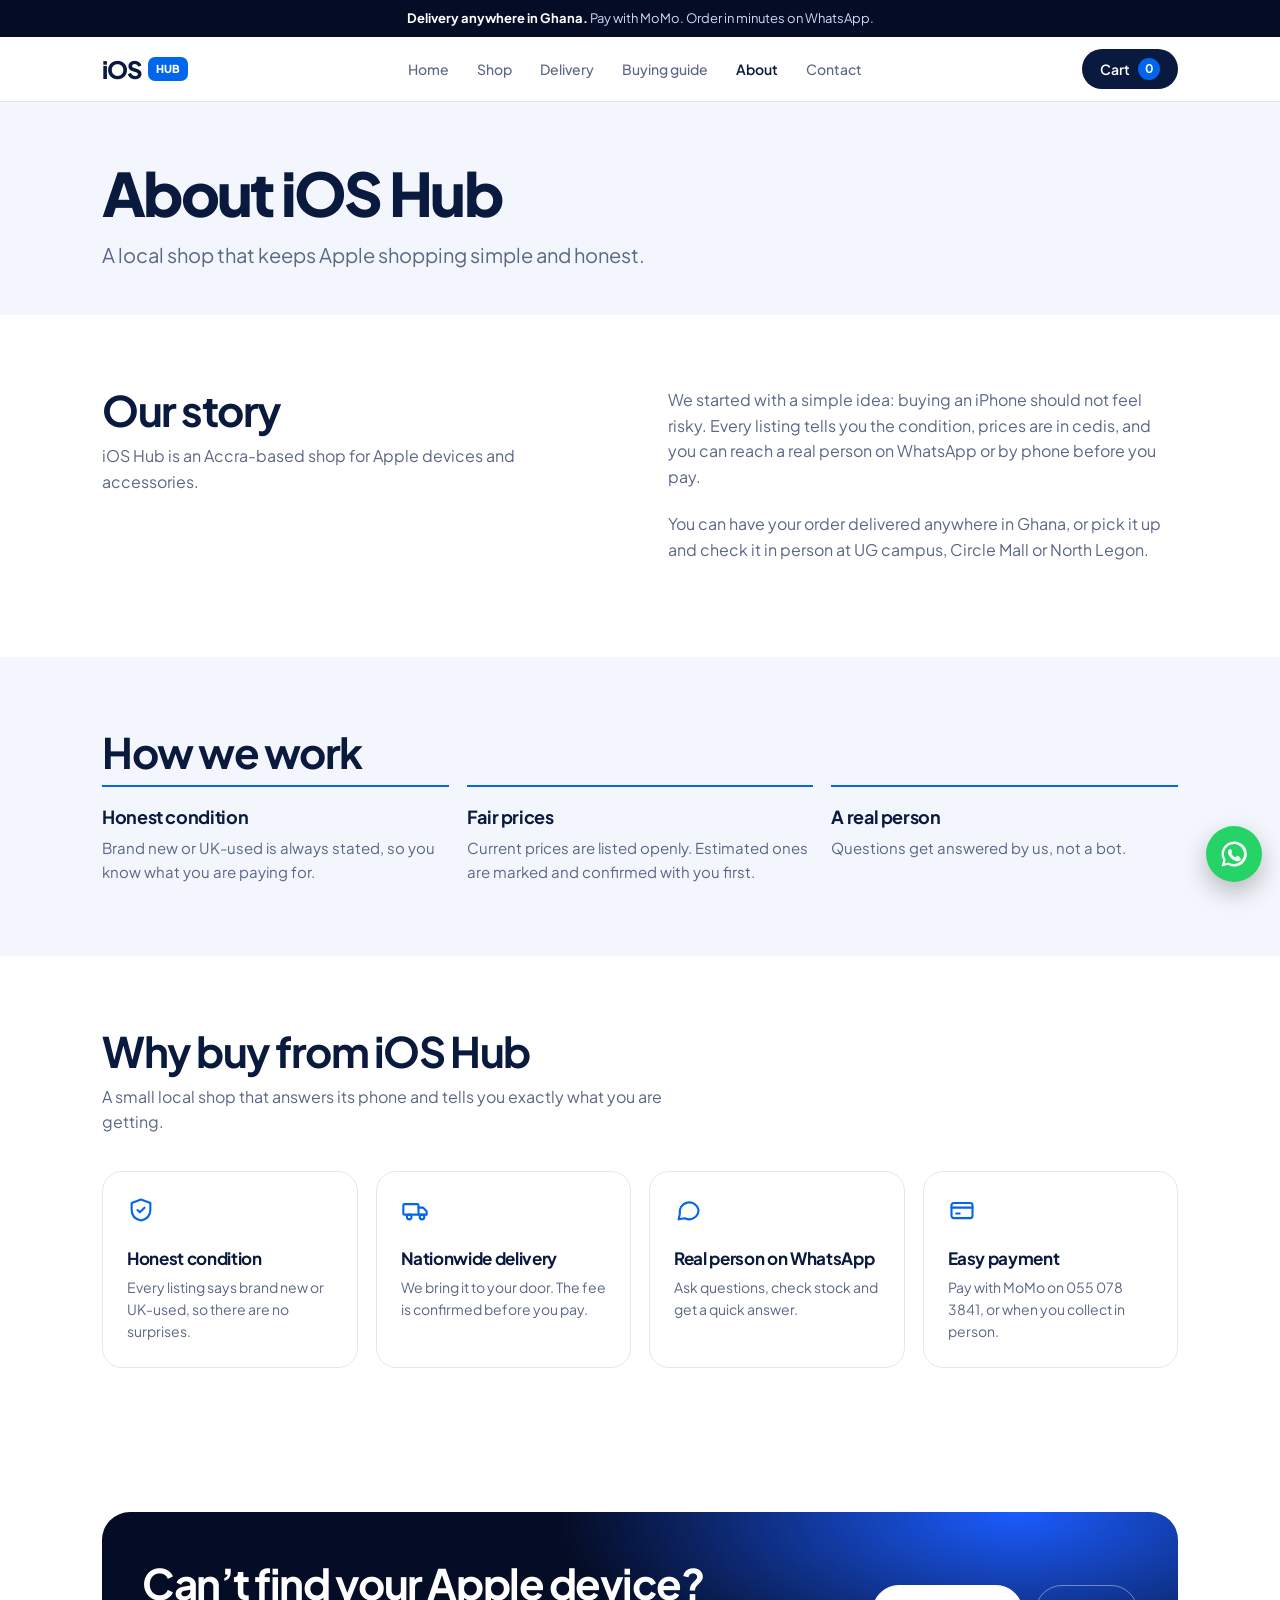
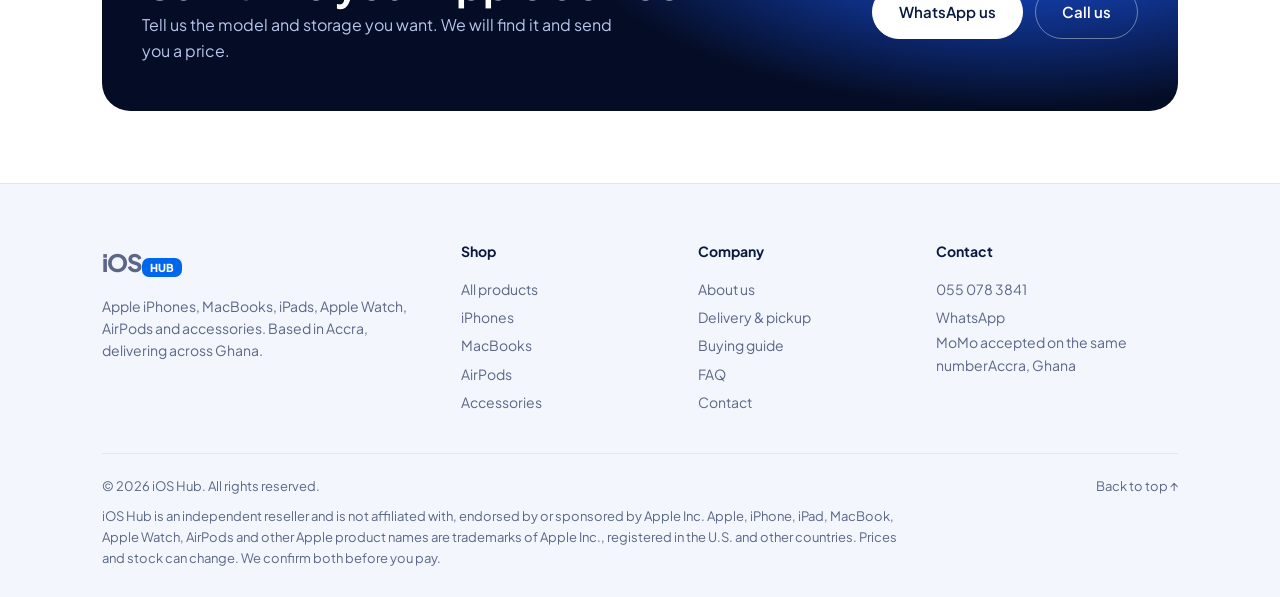
<file: about.html>
<!DOCTYPE html>
<html lang="en"><head><meta charset="utf-8"><meta name="viewport" content="width=device-width, initial-scale=1, viewport-fit=cover">
<title>About | iOS Hub</title>
<meta name="description" content="iOS Hub is an Accra-based shop for Apple devices and accessories, with delivery across Ghana."><meta property="og:title" content="About | iOS Hub"><meta property="og:description" content="iOS Hub is an Accra-based shop for Apple devices and accessories, with delivery across Ghana."><meta name="theme-color" content="#050d26">
<link rel="icon" href="data:image/svg+xml,%3Csvg xmlns=%27http://www.w3.org/2000/svg%27 viewBox=%270 0 64 64%27%3E%3Crect width=%2764%27 height=%2764%27 rx=%2714%27 fill=%27%230066eb%27/%3E%3Ctext x=%2732%27 y=%2742%27 font-size=%2726%27 font-weight=%27800%27 text-anchor=%27middle%27 fill=%27white%27 font-family=%27Arial%27%3EiH%3C/text%3E%3C/svg%3E">
<link rel="preconnect" href="https://fonts.googleapis.com">
<link href="https://fonts.googleapis.com/css2?family=Plus+Jakarta+Sans:wght@400;500;600;800&display=swap" rel="stylesheet">
<link rel="stylesheet" href="styles.css">
</head>
<body>
<div class="ann"><b>Delivery anywhere in Ghana.</b> Pay with MoMo. Order in minutes on WhatsApp.</div>
<header><div class="wrap bar"><a class="logo" href="index.html" aria-label="iOS Hub home">iOS<i>HUB</i></a><nav id="nav" aria-label="Main"><a href="index.html">Home</a><a href="shop.html">Shop</a><a href="delivery.html">Delivery</a><a href="guide.html">Buying guide</a><a href="about.html" aria-current="page">About</a><a href="contact.html">Contact</a></nav>
<div class="hdr-r"><button class="cartbtn" id="open" aria-label="Open cart">Cart <b id="count">0</b></button><button class="menu" id="menu" aria-label="Menu" aria-expanded="false"><svg viewBox="0 0 24 24"><path d="M4 7h16M4 12h16M4 17h16"/></svg></button></div></div></header>
<main id="top">
<section class="soft phead"><div class="wrap"><h1>About iOS Hub</h1><p class="lead">A local shop that keeps Apple shopping simple and honest.</p></div></section>
<section><div class="wrap two"><div><h2>Our story</h2><p class="sub">iOS Hub is an Accra-based shop for Apple devices and accessories.</p></div>
<div><p>We started with a simple idea: buying an iPhone should not feel risky. Every listing tells you the condition, prices are in cedis, and you can reach a real person on WhatsApp or by phone before you pay.</p><p>You can have your order delivered anywhere in Ghana, or pick it up and check it in person at UG campus, Circle Mall or North Legon.</p></div></div></section>
<section class="soft"><div class="wrap"><h2>How we work</h2><div class="vals"><div><b>Honest condition</b><p>Brand new or UK-used is always stated, so you know what you are paying for.</p></div><div><b>Fair prices</b><p>Current prices are listed openly. Estimated ones are marked and confirmed with you first.</p></div><div><b>A real person</b><p>Questions get answered by us, not a bot.</p></div></div></div></section>
<section id="why"><div class="wrap">
<h2>Why buy from iOS Hub</h2>
<p class="sub">A small local shop that answers its phone and tells you exactly what you are getting.</p>
<div class="why">
<div><svg viewBox="0 0 24 24"><path d="M12 3l8 3v6c0 5-3.5 8-8 9-4.5-1-8-4-8-9V6z"/><path d="M9 12l2 2 4-4"/></svg><b>Honest condition</b><p>Every listing says brand new or UK-used, so there are no surprises.</p></div>
<div><svg viewBox="0 0 24 24"><rect x="2" y="7" width="13" height="9" rx="1"/><path d="M15 10h4l3 3v3h-7"/><circle cx="7" cy="18" r="2"/><circle cx="18" cy="18" r="2"/></svg><b>Nationwide delivery</b><p>We bring it to your door. The fee is confirmed before you pay.</p></div>
<div><svg viewBox="0 0 24 24"><path d="M21 12a8 8 0 0 1-11.6 7.1L4 20l1-4.6A8 8 0 1 1 21 12z"/></svg><b>Real person on WhatsApp</b><p>Ask questions, check stock and get a quick answer.</p></div>
<div><svg viewBox="0 0 24 24"><rect x="3" y="6" width="18" height="13" rx="2"/><path d="M3 10h18M7 15h3"/></svg><b>Easy payment</b><p>Pay with MoMo on 055 078 3841, or when you collect in person.</p></div>
</div></div></section>

<section><div class="wrap"><div class="cta"><div><h2>Can’t find your Apple device?</h2><p>Tell us the model and storage you want. We will find it and send you a price.</p></div><div class="row"><a class="btn main" id="wa-cta" href="#">WhatsApp us</a><a class="btn" href="tel:+233550783841">Call us</a></div></div></div></section>

</main>
<footer><div class="wrap"><div class="fgrid">
<div><a class="logo" href="index.html" aria-label="iOS Hub home">iOS<i>HUB</i></a><p>Apple iPhones, MacBooks, iPads, Apple Watch, AirPods and accessories. Based in Accra, delivering across Ghana.</p></div>
<div><h4>Shop</h4><a href="shop.html">All products</a><a href="shop.html?c=iPhones">iPhones</a><a href="shop.html?c=MacBooks">MacBooks</a><a href="shop.html?c=AirPods">AirPods</a><a href="shop.html?c=Accessories">Accessories</a></div>
<div><h4>Company</h4><a href="about.html">About us</a><a href="delivery.html">Delivery &amp; pickup</a><a href="guide.html">Buying guide</a><a href="delivery.html#faq">FAQ</a><a href="contact.html">Contact</a></div>
<div><h4>Contact</h4><a href="tel:+233550783841">055 078 3841</a><a id="wa-foot" href="#">WhatsApp</a><span>MoMo accepted on the same number</span><span>Accra, Ghana</span></div>
</div><div class="legal"><div class="l1"><span>© <span id="yr">2026</span> iOS Hub. All rights reserved.</span><a href="#top">Back to top ↑</a></div>
<p>iOS Hub is an independent reseller and is not affiliated with, endorsed by or sponsored by Apple Inc. Apple, iPhone, iPad, MacBook, Apple Watch, AirPods and other Apple product names are trademarks of Apple Inc., registered in the U.S. and other countries. Prices and stock can change. We confirm both before you pay.</p></div></div></footer>
<a class="fab" id="fab" aria-label="Chat on WhatsApp"><svg viewBox="0 0 24 24"><path d="M12 2a10 10 0 0 0-8.6 15L2 22l5.2-1.4A10 10 0 1 0 12 2zm0 18a8 8 0 0 1-4.1-1.1l-.3-.2-3 .8.8-2.9-.2-.3A8 8 0 1 1 12 20zm4.4-5.8c-.2-.1-1.4-.7-1.6-.8s-.4-.1-.5.1l-.7.9c-.1.2-.3.2-.5.1a6.5 6.5 0 0 1-3.2-2.8c-.2-.4.2-.4.6-1.2.1-.2 0-.3 0-.4l-.7-1.6c-.2-.4-.4-.4-.5-.4h-.5a1 1 0 0 0-.7.3 3 3 0 0 0-.9 2.2c0 1.3.9 2.6 1 2.7s1.8 2.8 4.4 3.9c1.6.7 2.3.7 3.1.6.5-.1 1.4-.6 1.6-1.2s.2-1.1.1-1.2-.2-.2-.5-.3z"/></svg></a>
<div class="drawer" id="drawer"><div class="shade" id="shade"></div>
<aside class="panel" role="dialog" aria-label="Your cart">
<div class="ph"><h3>Your cart</h3><button class="x" id="close" aria-label="Close cart">×</button></div>
<div class="items" id="items"></div>
<div class="tot"><span>Total</span><span id="total">GH₵0</span></div>
<div class="fields"><input id="cn" placeholder="Your name" autocomplete="name"><input id="cp" type="tel" placeholder="Phone number" autocomplete="tel"><input id="cl" placeholder="Delivery location (area, landmark)" autocomplete="street-address"></div>
<p class="note">Delivery is not included. We confirm the delivery fee with you by call or WhatsApp.</p>
<button class="btn main" id="place">Place order on website</button>
<button class="btn" id="send">Order on WhatsApp instead</button>
</aside></div>

<script src="app.js"></script>
</body></html>
</file>
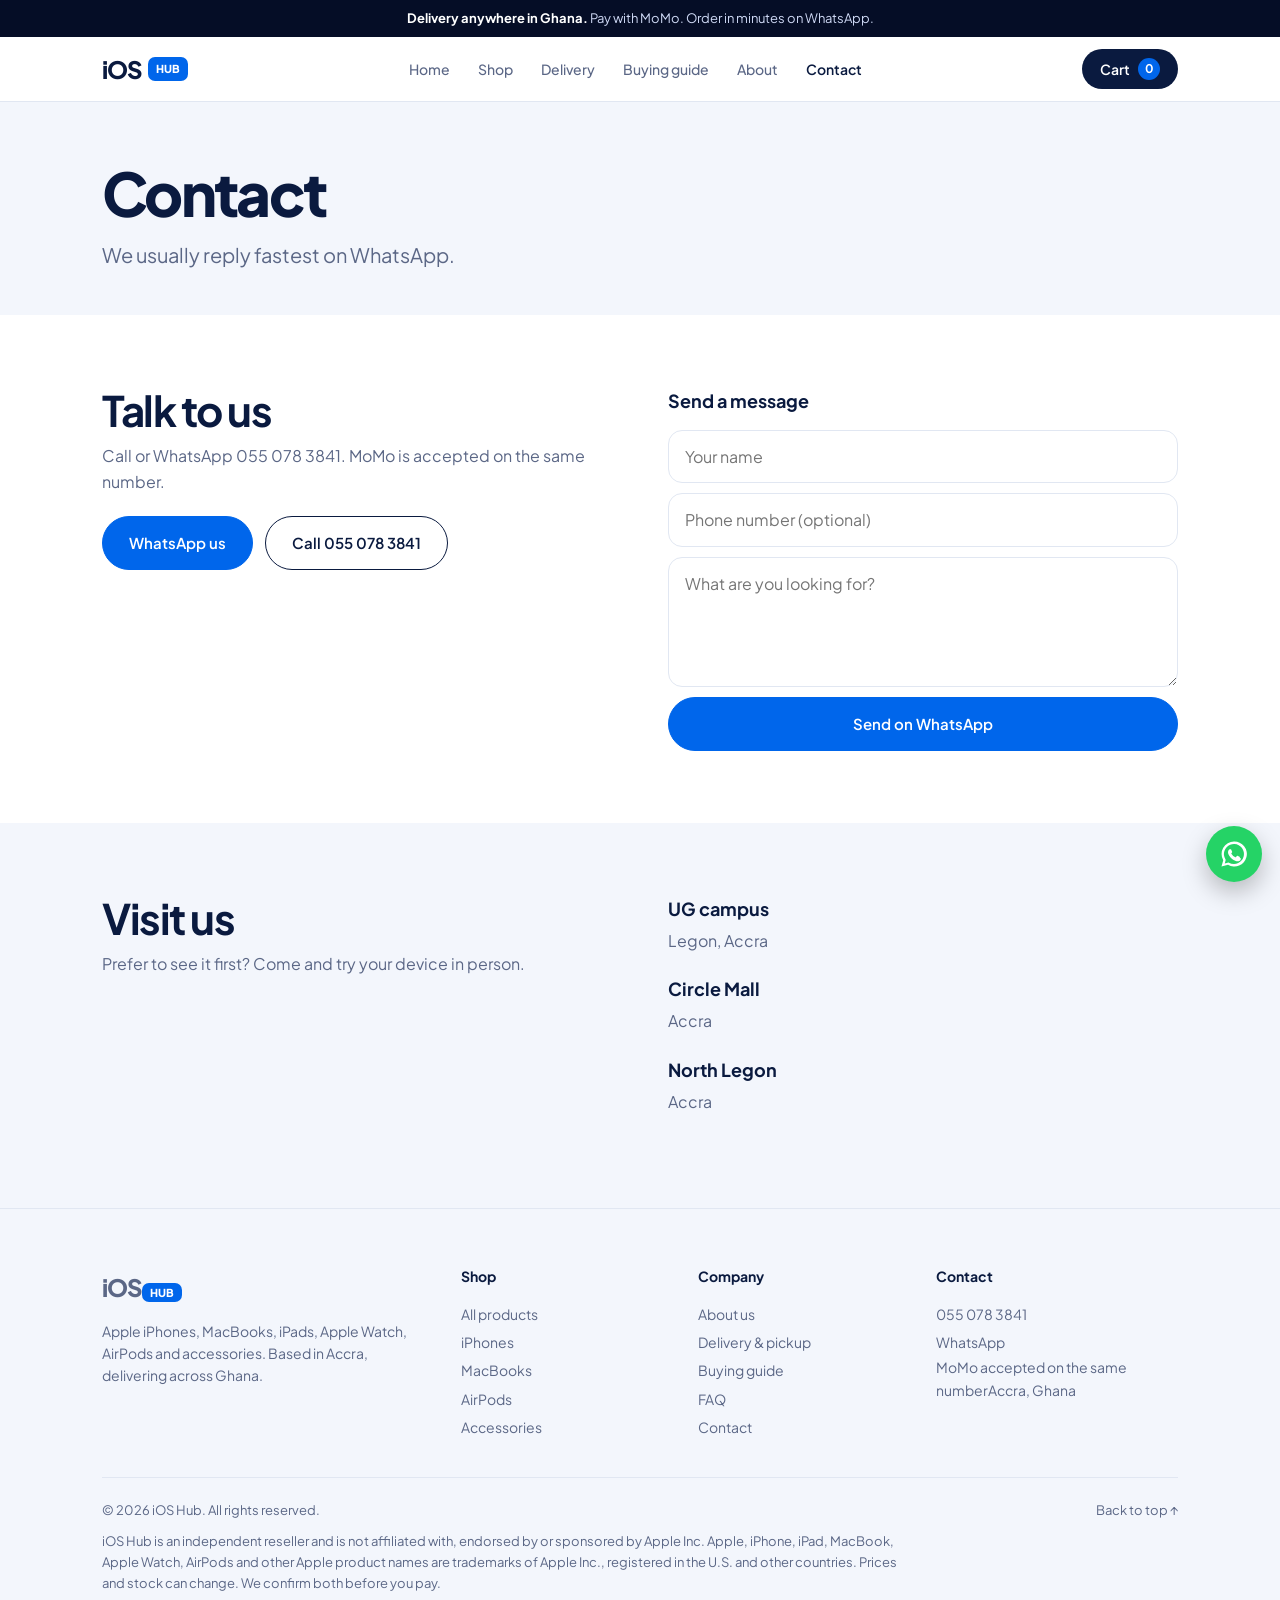
<file: contact.html>
<!DOCTYPE html>
<html lang="en"><head><meta charset="utf-8"><meta name="viewport" content="width=device-width, initial-scale=1, viewport-fit=cover">
<title>Contact | iOS Hub</title>
<meta name="description" content="Call or WhatsApp iOS Hub, or visit us at UG campus, Circle Mall or North Legon."><meta property="og:title" content="Contact | iOS Hub"><meta property="og:description" content="Call or WhatsApp iOS Hub, or visit us at UG campus, Circle Mall or North Legon."><meta name="theme-color" content="#050d26">
<link rel="icon" href="data:image/svg+xml,%3Csvg xmlns=%27http://www.w3.org/2000/svg%27 viewBox=%270 0 64 64%27%3E%3Crect width=%2764%27 height=%2764%27 rx=%2714%27 fill=%27%230066eb%27/%3E%3Ctext x=%2732%27 y=%2742%27 font-size=%2726%27 font-weight=%27800%27 text-anchor=%27middle%27 fill=%27white%27 font-family=%27Arial%27%3EiH%3C/text%3E%3C/svg%3E">
<link rel="preconnect" href="https://fonts.googleapis.com">
<link href="https://fonts.googleapis.com/css2?family=Plus+Jakarta+Sans:wght@400;500;600;800&display=swap" rel="stylesheet">
<link rel="stylesheet" href="styles.css">
</head>
<body>
<div class="ann"><b>Delivery anywhere in Ghana.</b> Pay with MoMo. Order in minutes on WhatsApp.</div>
<header><div class="wrap bar"><a class="logo" href="index.html" aria-label="iOS Hub home">iOS<i>HUB</i></a><nav id="nav" aria-label="Main"><a href="index.html">Home</a><a href="shop.html">Shop</a><a href="delivery.html">Delivery</a><a href="guide.html">Buying guide</a><a href="about.html">About</a><a href="contact.html" aria-current="page">Contact</a></nav>
<div class="hdr-r"><button class="cartbtn" id="open" aria-label="Open cart">Cart <b id="count">0</b></button><button class="menu" id="menu" aria-label="Menu" aria-expanded="false"><svg viewBox="0 0 24 24"><path d="M4 7h16M4 12h16M4 17h16"/></svg></button></div></div></header>
<main id="top">
<section class="soft phead"><div class="wrap"><h1>Contact</h1><p class="lead">We usually reply fastest on WhatsApp.</p></div></section>
<section><div class="wrap two"><div><h2>Talk to us</h2><p class="sub">Call or WhatsApp 055 078 3841. MoMo is accepted on the same number.</p><div class="row"><a class="btn main" id="wa-contact" href="#">WhatsApp us</a><a class="btn" href="tel:+233550783841">Call 055 078 3841</a></div></div>
<form class="cform" id="cf"><h3>Send a message</h3><input name="n" placeholder="Your name" autocomplete="name" required><input name="p" type="tel" placeholder="Phone number (optional)" autocomplete="tel"><textarea name="m" placeholder="What are you looking for?" required></textarea><button class="btn main" type="submit">Send on WhatsApp</button></form></div></section>
<section class="soft" id="visit"><div class="wrap two">
<div><h2>Visit us</h2><p class="sub">Prefer to see it first? Come and try your device in person.</p></div>
<div><h3>UG campus</h3><p>Legon, Accra</p><h3>Circle Mall</h3><p>Accra</p><h3>North Legon</h3><p>Accra</p></div>
</div></section>

</main>
<footer><div class="wrap"><div class="fgrid">
<div><a class="logo" href="index.html" aria-label="iOS Hub home">iOS<i>HUB</i></a><p>Apple iPhones, MacBooks, iPads, Apple Watch, AirPods and accessories. Based in Accra, delivering across Ghana.</p></div>
<div><h4>Shop</h4><a href="shop.html">All products</a><a href="shop.html?c=iPhones">iPhones</a><a href="shop.html?c=MacBooks">MacBooks</a><a href="shop.html?c=AirPods">AirPods</a><a href="shop.html?c=Accessories">Accessories</a></div>
<div><h4>Company</h4><a href="about.html">About us</a><a href="delivery.html">Delivery &amp; pickup</a><a href="guide.html">Buying guide</a><a href="delivery.html#faq">FAQ</a><a href="contact.html">Contact</a></div>
<div><h4>Contact</h4><a href="tel:+233550783841">055 078 3841</a><a id="wa-foot" href="#">WhatsApp</a><span>MoMo accepted on the same number</span><span>Accra, Ghana</span></div>
</div><div class="legal"><div class="l1"><span>© <span id="yr">2026</span> iOS Hub. All rights reserved.</span><a href="#top">Back to top ↑</a></div>
<p>iOS Hub is an independent reseller and is not affiliated with, endorsed by or sponsored by Apple Inc. Apple, iPhone, iPad, MacBook, Apple Watch, AirPods and other Apple product names are trademarks of Apple Inc., registered in the U.S. and other countries. Prices and stock can change. We confirm both before you pay.</p></div></div></footer>
<a class="fab" id="fab" aria-label="Chat on WhatsApp"><svg viewBox="0 0 24 24"><path d="M12 2a10 10 0 0 0-8.6 15L2 22l5.2-1.4A10 10 0 1 0 12 2zm0 18a8 8 0 0 1-4.1-1.1l-.3-.2-3 .8.8-2.9-.2-.3A8 8 0 1 1 12 20zm4.4-5.8c-.2-.1-1.4-.7-1.6-.8s-.4-.1-.5.1l-.7.9c-.1.2-.3.2-.5.1a6.5 6.5 0 0 1-3.2-2.8c-.2-.4.2-.4.6-1.2.1-.2 0-.3 0-.4l-.7-1.6c-.2-.4-.4-.4-.5-.4h-.5a1 1 0 0 0-.7.3 3 3 0 0 0-.9 2.2c0 1.3.9 2.6 1 2.7s1.8 2.8 4.4 3.9c1.6.7 2.3.7 3.1.6.5-.1 1.4-.6 1.6-1.2s.2-1.1.1-1.2-.2-.2-.5-.3z"/></svg></a>
<div class="drawer" id="drawer"><div class="shade" id="shade"></div>
<aside class="panel" role="dialog" aria-label="Your cart">
<div class="ph"><h3>Your cart</h3><button class="x" id="close" aria-label="Close cart">×</button></div>
<div class="items" id="items"></div>
<div class="tot"><span>Total</span><span id="total">GH₵0</span></div>
<div class="fields"><input id="cn" placeholder="Your name" autocomplete="name"><input id="cp" type="tel" placeholder="Phone number" autocomplete="tel"><input id="cl" placeholder="Delivery location (area, landmark)" autocomplete="street-address"></div>
<p class="note">Delivery is not included. We confirm the delivery fee with you by call or WhatsApp.</p>
<button class="btn main" id="place">Place order on website</button>
<button class="btn" id="send">Order on WhatsApp instead</button>
</aside></div>

<script src="app.js"></script>
</body></html>
</file>
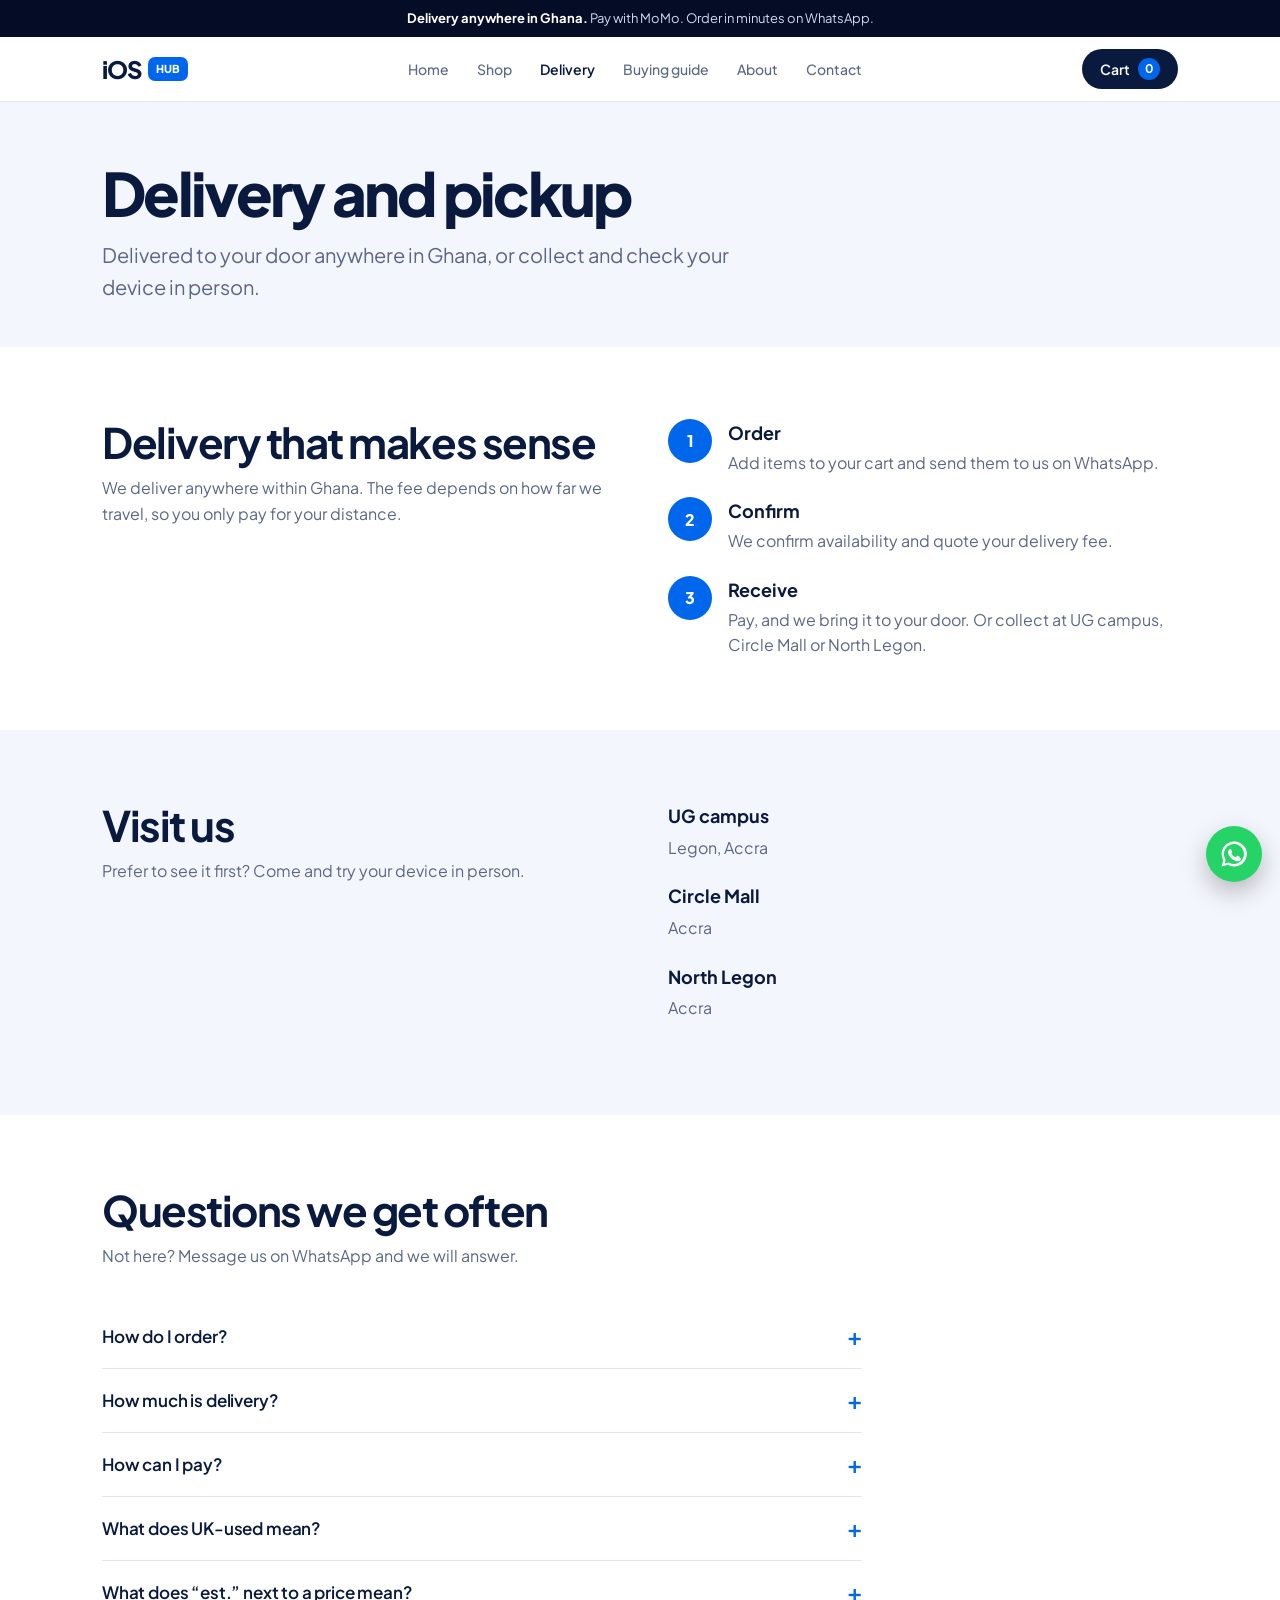
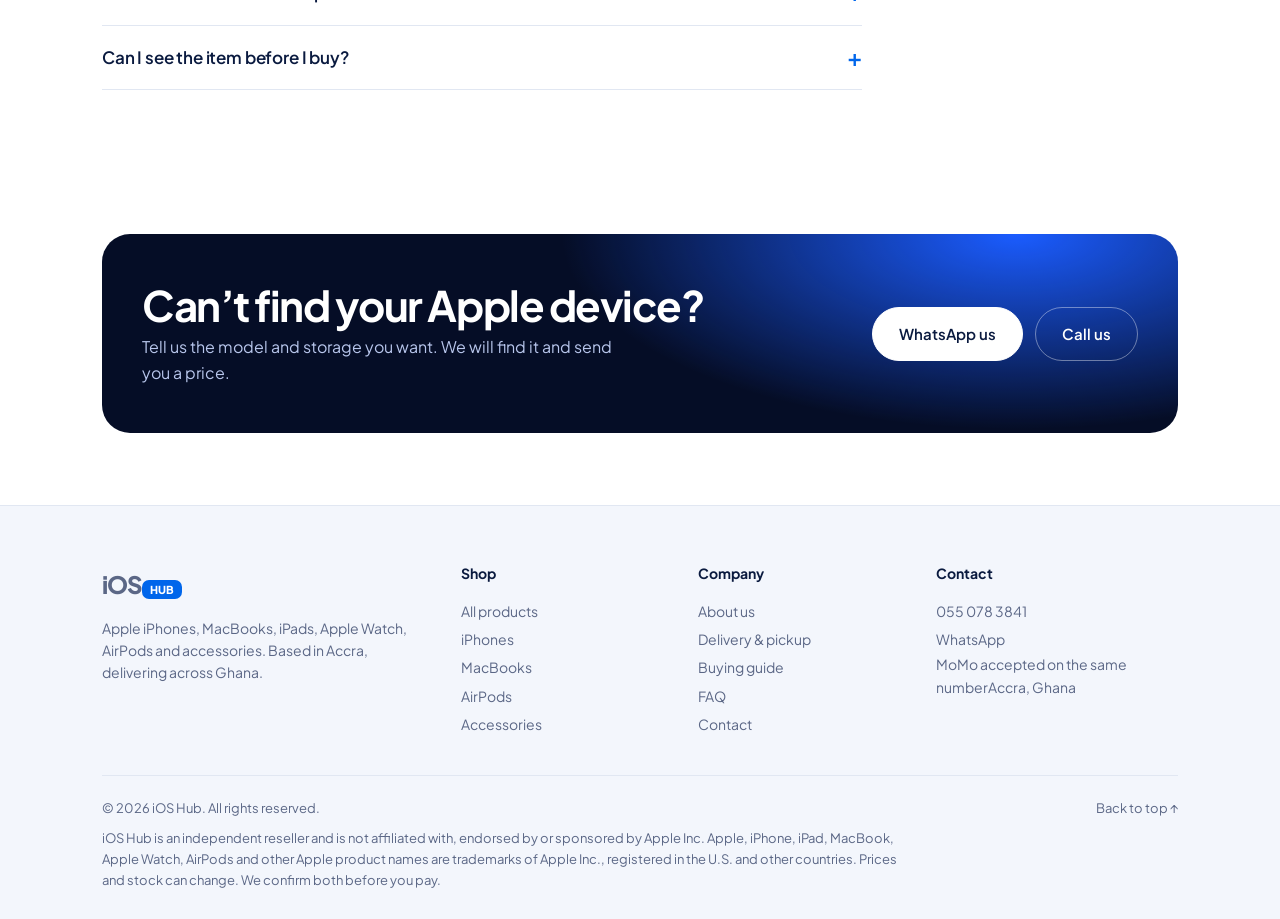
<file: delivery.html>
<!DOCTYPE html>
<html lang="en"><head><meta charset="utf-8"><meta name="viewport" content="width=device-width, initial-scale=1, viewport-fit=cover">
<title>Delivery and pickup | iOS Hub</title>
<meta name="description" content="Delivery anywhere in Ghana, or pick up at UG campus, Circle Mall or North Legon."><meta property="og:title" content="Delivery and pickup | iOS Hub"><meta property="og:description" content="Delivery anywhere in Ghana, or pick up at UG campus, Circle Mall or North Legon."><meta name="theme-color" content="#050d26">
<link rel="icon" href="data:image/svg+xml,%3Csvg xmlns=%27http://www.w3.org/2000/svg%27 viewBox=%270 0 64 64%27%3E%3Crect width=%2764%27 height=%2764%27 rx=%2714%27 fill=%27%230066eb%27/%3E%3Ctext x=%2732%27 y=%2742%27 font-size=%2726%27 font-weight=%27800%27 text-anchor=%27middle%27 fill=%27white%27 font-family=%27Arial%27%3EiH%3C/text%3E%3C/svg%3E">
<link rel="preconnect" href="https://fonts.googleapis.com">
<link href="https://fonts.googleapis.com/css2?family=Plus+Jakarta+Sans:wght@400;500;600;800&display=swap" rel="stylesheet">
<link rel="stylesheet" href="styles.css">
</head>
<body>
<div class="ann"><b>Delivery anywhere in Ghana.</b> Pay with MoMo. Order in minutes on WhatsApp.</div>
<header><div class="wrap bar"><a class="logo" href="index.html" aria-label="iOS Hub home">iOS<i>HUB</i></a><nav id="nav" aria-label="Main"><a href="index.html">Home</a><a href="shop.html">Shop</a><a href="delivery.html" aria-current="page">Delivery</a><a href="guide.html">Buying guide</a><a href="about.html">About</a><a href="contact.html">Contact</a></nav>
<div class="hdr-r"><button class="cartbtn" id="open" aria-label="Open cart">Cart <b id="count">0</b></button><button class="menu" id="menu" aria-label="Menu" aria-expanded="false"><svg viewBox="0 0 24 24"><path d="M4 7h16M4 12h16M4 17h16"/></svg></button></div></div></header>
<main id="top">
<section class="soft phead"><div class="wrap"><h1>Delivery and pickup</h1><p class="lead">Delivered to your door anywhere in Ghana, or collect and check your device in person.</p></div></section>
<section id="delivery"><div class="wrap two">
<div><h2>Delivery that makes sense</h2><p class="sub">We deliver anywhere within Ghana. The fee depends on how far we travel, so you only pay for your distance.</p></div>
<div class="steps"><div><span><h3>Order</h3><p>Add items to your cart and send them to us on WhatsApp.</p></span></div><div><span><h3>Confirm</h3><p>We confirm availability and quote your delivery fee.</p></span></div><div><span><h3>Receive</h3><p>Pay, and we bring it to your door. Or collect at UG campus, Circle Mall or North Legon.</p></span></div></div>
</div></section>

<section class="soft" id="visit"><div class="wrap two">
<div><h2>Visit us</h2><p class="sub">Prefer to see it first? Come and try your device in person.</p></div>
<div><h3>UG campus</h3><p>Legon, Accra</p><h3>Circle Mall</h3><p>Accra</p><h3>North Legon</h3><p>Accra</p></div>
</div></section>

<section id="faq"><div class="wrap">
<h2>Questions we get often</h2>
<p class="sub">Not here? Message us on WhatsApp and we will answer.</p>
<div class="faq">
<details><summary>How do I order?</summary><p>Add items to your cart, then place the order on the website or send it on WhatsApp. We call or message you to confirm stock and delivery before you pay.</p></details>
<details><summary>How much is delivery?</summary><p>It depends on the distance. We tell you the exact fee before you pay, and it is never added without your agreement.</p></details>
<details><summary>How can I pay?</summary><p>MoMo on 055 078 3841, or pay when you collect at one of our pickup points. We confirm payment details with you when you order.</p></details>
<details><summary>What does UK-used mean?</summary><p>The device was used before and imported from the UK. Brand new items are sealed and unused. Each listing shows which one it is.</p></details>
<details><summary>What does “est.” next to a price mean?</summary><p>It is an estimated market price. We confirm the final price with you before you order.</p></details>
<details><summary>Can I see the item before I buy?</summary><p>Yes. Choose pickup at UG campus, Circle Mall or North Legon and check your device in person.</p></details>
</div></div></section>

<section><div class="wrap"><div class="cta"><div><h2>Can’t find your Apple device?</h2><p>Tell us the model and storage you want. We will find it and send you a price.</p></div><div class="row"><a class="btn main" id="wa-cta" href="#">WhatsApp us</a><a class="btn" href="tel:+233550783841">Call us</a></div></div></div></section>

</main>
<footer><div class="wrap"><div class="fgrid">
<div><a class="logo" href="index.html" aria-label="iOS Hub home">iOS<i>HUB</i></a><p>Apple iPhones, MacBooks, iPads, Apple Watch, AirPods and accessories. Based in Accra, delivering across Ghana.</p></div>
<div><h4>Shop</h4><a href="shop.html">All products</a><a href="shop.html?c=iPhones">iPhones</a><a href="shop.html?c=MacBooks">MacBooks</a><a href="shop.html?c=AirPods">AirPods</a><a href="shop.html?c=Accessories">Accessories</a></div>
<div><h4>Company</h4><a href="about.html">About us</a><a href="delivery.html">Delivery &amp; pickup</a><a href="guide.html">Buying guide</a><a href="delivery.html#faq">FAQ</a><a href="contact.html">Contact</a></div>
<div><h4>Contact</h4><a href="tel:+233550783841">055 078 3841</a><a id="wa-foot" href="#">WhatsApp</a><span>MoMo accepted on the same number</span><span>Accra, Ghana</span></div>
</div><div class="legal"><div class="l1"><span>© <span id="yr">2026</span> iOS Hub. All rights reserved.</span><a href="#top">Back to top ↑</a></div>
<p>iOS Hub is an independent reseller and is not affiliated with, endorsed by or sponsored by Apple Inc. Apple, iPhone, iPad, MacBook, Apple Watch, AirPods and other Apple product names are trademarks of Apple Inc., registered in the U.S. and other countries. Prices and stock can change. We confirm both before you pay.</p></div></div></footer>
<a class="fab" id="fab" aria-label="Chat on WhatsApp"><svg viewBox="0 0 24 24"><path d="M12 2a10 10 0 0 0-8.6 15L2 22l5.2-1.4A10 10 0 1 0 12 2zm0 18a8 8 0 0 1-4.1-1.1l-.3-.2-3 .8.8-2.9-.2-.3A8 8 0 1 1 12 20zm4.4-5.8c-.2-.1-1.4-.7-1.6-.8s-.4-.1-.5.1l-.7.9c-.1.2-.3.2-.5.1a6.5 6.5 0 0 1-3.2-2.8c-.2-.4.2-.4.6-1.2.1-.2 0-.3 0-.4l-.7-1.6c-.2-.4-.4-.4-.5-.4h-.5a1 1 0 0 0-.7.3 3 3 0 0 0-.9 2.2c0 1.3.9 2.6 1 2.7s1.8 2.8 4.4 3.9c1.6.7 2.3.7 3.1.6.5-.1 1.4-.6 1.6-1.2s.2-1.1.1-1.2-.2-.2-.5-.3z"/></svg></a>
<div class="drawer" id="drawer"><div class="shade" id="shade"></div>
<aside class="panel" role="dialog" aria-label="Your cart">
<div class="ph"><h3>Your cart</h3><button class="x" id="close" aria-label="Close cart">×</button></div>
<div class="items" id="items"></div>
<div class="tot"><span>Total</span><span id="total">GH₵0</span></div>
<div class="fields"><input id="cn" placeholder="Your name" autocomplete="name"><input id="cp" type="tel" placeholder="Phone number" autocomplete="tel"><input id="cl" placeholder="Delivery location (area, landmark)" autocomplete="street-address"></div>
<p class="note">Delivery is not included. We confirm the delivery fee with you by call or WhatsApp.</p>
<button class="btn main" id="place">Place order on website</button>
<button class="btn" id="send">Order on WhatsApp instead</button>
</aside></div>

<script src="app.js"></script>
</body></html>
</file>
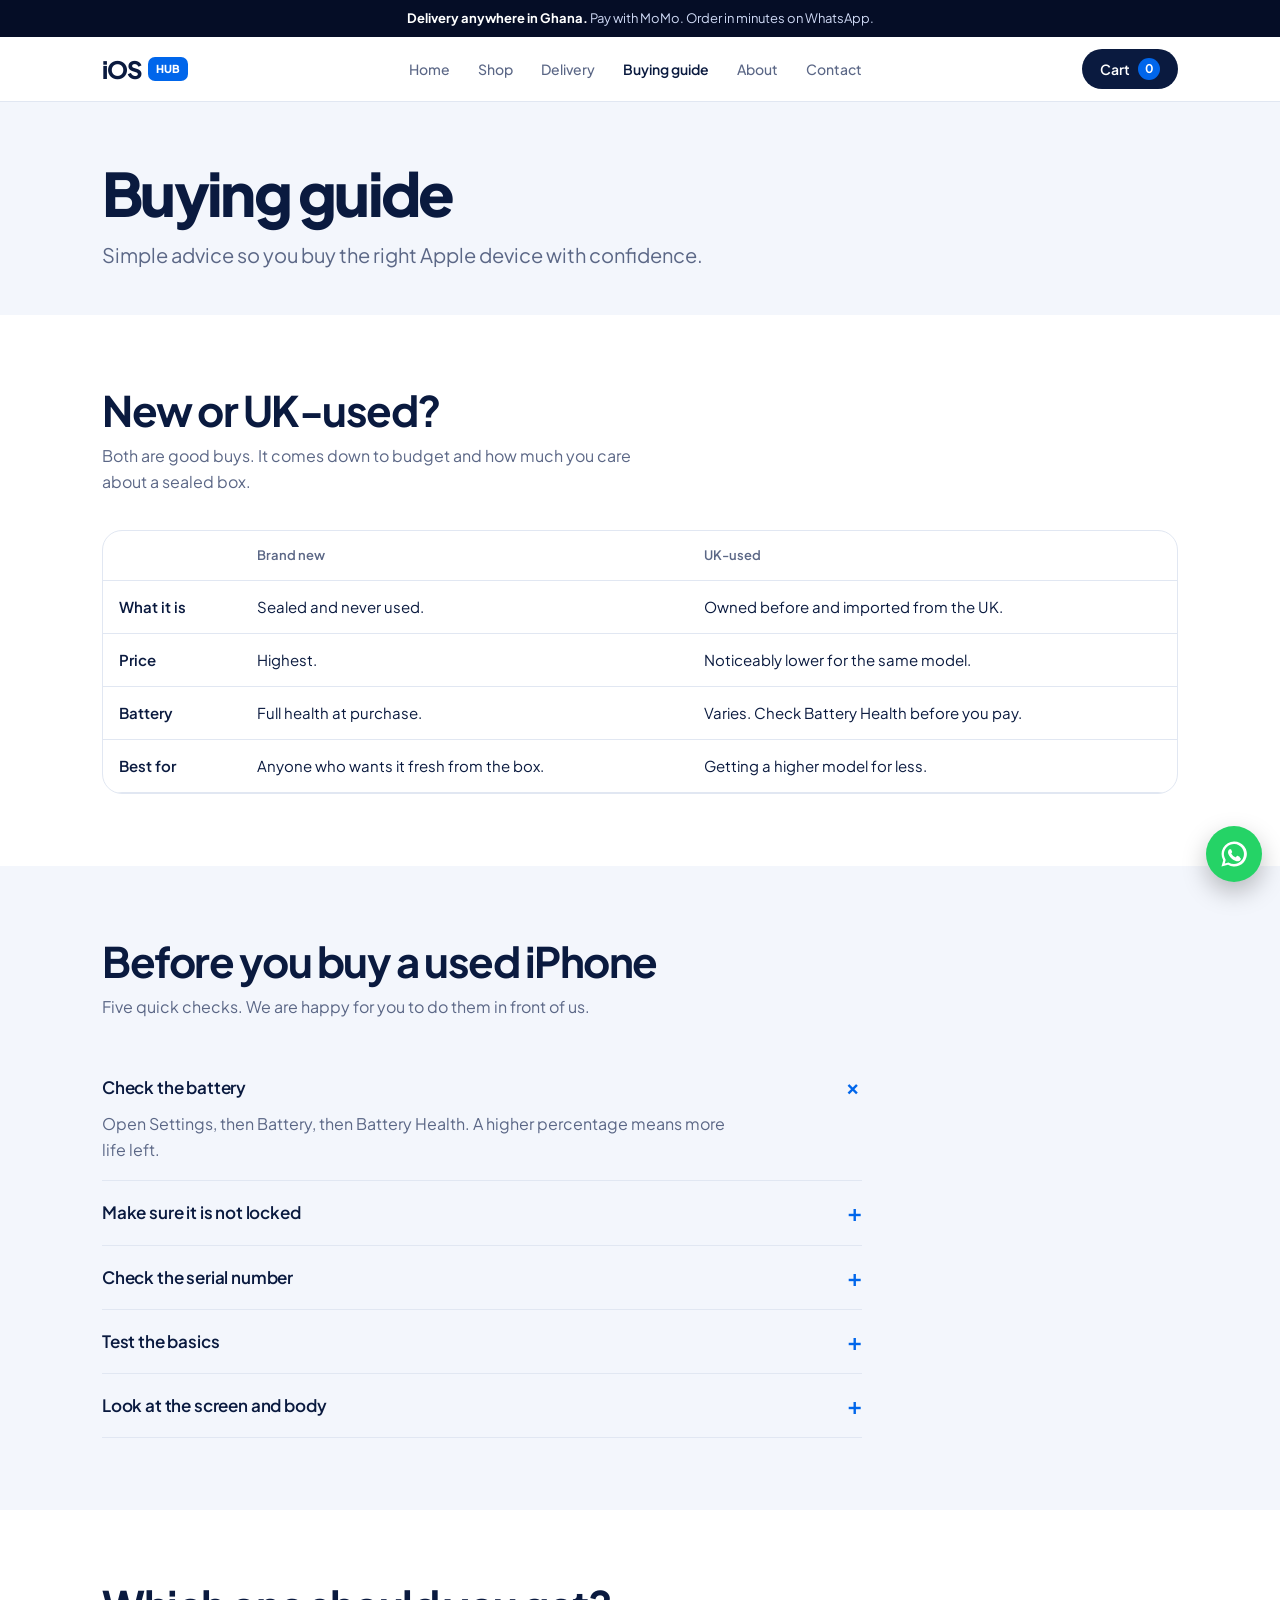
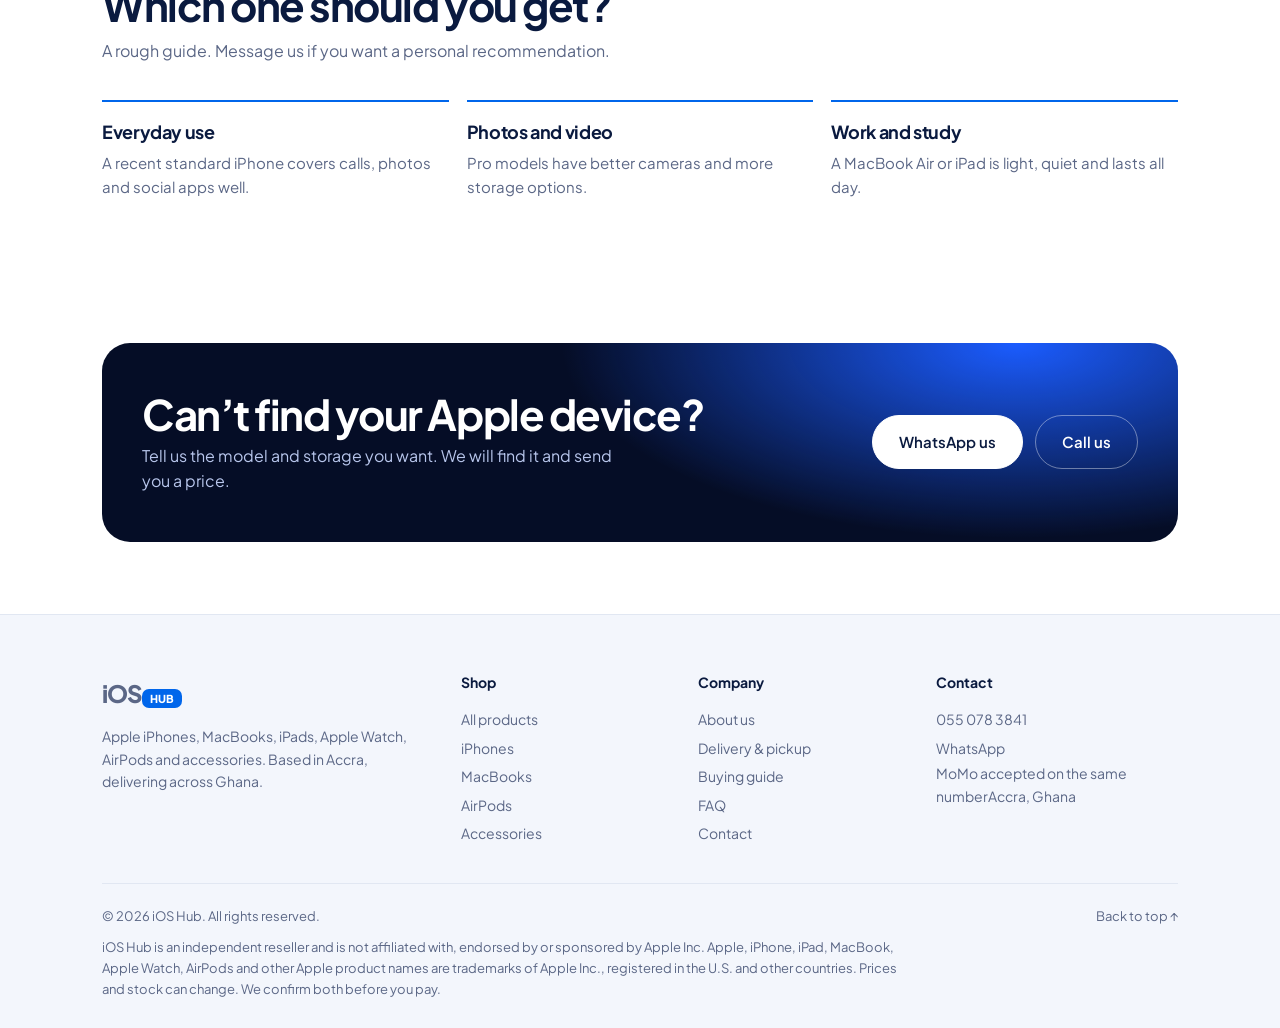
<file: guide.html>
<!DOCTYPE html>
<html lang="en"><head><meta charset="utf-8"><meta name="viewport" content="width=device-width, initial-scale=1, viewport-fit=cover">
<title>Buying guide | iOS Hub</title>
<meta name="description" content="How to choose between brand new and UK-used Apple devices, and what to check before you buy."><meta property="og:title" content="Buying guide | iOS Hub"><meta property="og:description" content="How to choose between brand new and UK-used Apple devices, and what to check before you buy."><meta name="theme-color" content="#050d26">
<link rel="icon" href="data:image/svg+xml,%3Csvg xmlns=%27http://www.w3.org/2000/svg%27 viewBox=%270 0 64 64%27%3E%3Crect width=%2764%27 height=%2764%27 rx=%2714%27 fill=%27%230066eb%27/%3E%3Ctext x=%2732%27 y=%2742%27 font-size=%2726%27 font-weight=%27800%27 text-anchor=%27middle%27 fill=%27white%27 font-family=%27Arial%27%3EiH%3C/text%3E%3C/svg%3E">
<link rel="preconnect" href="https://fonts.googleapis.com">
<link href="https://fonts.googleapis.com/css2?family=Plus+Jakarta+Sans:wght@400;500;600;800&display=swap" rel="stylesheet">
<link rel="stylesheet" href="styles.css">
</head>
<body>
<div class="ann"><b>Delivery anywhere in Ghana.</b> Pay with MoMo. Order in minutes on WhatsApp.</div>
<header><div class="wrap bar"><a class="logo" href="index.html" aria-label="iOS Hub home">iOS<i>HUB</i></a><nav id="nav" aria-label="Main"><a href="index.html">Home</a><a href="shop.html">Shop</a><a href="delivery.html">Delivery</a><a href="guide.html" aria-current="page">Buying guide</a><a href="about.html">About</a><a href="contact.html">Contact</a></nav>
<div class="hdr-r"><button class="cartbtn" id="open" aria-label="Open cart">Cart <b id="count">0</b></button><button class="menu" id="menu" aria-label="Menu" aria-expanded="false"><svg viewBox="0 0 24 24"><path d="M4 7h16M4 12h16M4 17h16"/></svg></button></div></div></header>
<main id="top">
<section class="soft phead"><div class="wrap"><h1>Buying guide</h1><p class="lead">Simple advice so you buy the right Apple device with confidence.</p></div></section>
<section><div class="wrap"><h2>New or UK-used?</h2><p class="sub">Both are good buys. It comes down to budget and how much you care about a sealed box.</p>
<div class="tw"><table class="cmp"><tr><th></th><th>Brand new</th><th>UK-used</th></tr>
<tr><td>What it is</td><td>Sealed and never used.</td><td>Owned before and imported from the UK.</td></tr>
<tr><td>Price</td><td>Highest.</td><td>Noticeably lower for the same model.</td></tr>
<tr><td>Battery</td><td>Full health at purchase.</td><td>Varies. Check Battery Health before you pay.</td></tr>
<tr><td>Best for</td><td>Anyone who wants it fresh from the box.</td><td>Getting a higher model for less.</td></tr></table></div></div></section>
<section class="soft"><div class="wrap"><h2>Before you buy a used iPhone</h2><p class="sub">Five quick checks. We are happy for you to do them in front of us.</p>
<div class="faq">
<details open><summary>Check the battery</summary><p>Open Settings, then Battery, then Battery Health. A higher percentage means more life left.</p></details>
<details><summary>Make sure it is not locked</summary><p>The phone should be signed out of iCloud with Find My turned off. A locked phone can be unusable.</p></details>
<details><summary>Check the serial number</summary><p>Look up the serial number on Apple’s coverage page, checkcoverage.apple.com, to confirm the model and warranty status.</p></details>
<details><summary>Test the basics</summary><p>Try both cameras, Face ID or Touch ID, the speakers and microphone, the charging port, and a SIM card for signal.</p></details>
<details><summary>Look at the screen and body</summary><p>Check for dead pixels, burn-in and dents. Ask us how each listing is graded.</p></details>
</div></div></section>
<section><div class="wrap"><h2>Which one should you get?</h2><p class="sub">A rough guide. Message us if you want a personal recommendation.</p>
<div class="vals"><div><b>Everyday use</b><p>A recent standard iPhone covers calls, photos and social apps well.</p></div><div><b>Photos and video</b><p>Pro models have better cameras and more storage options.</p></div><div><b>Work and study</b><p>A MacBook Air or iPad is light, quiet and lasts all day.</p></div></div></div></section>
<section><div class="wrap"><div class="cta"><div><h2>Can’t find your Apple device?</h2><p>Tell us the model and storage you want. We will find it and send you a price.</p></div><div class="row"><a class="btn main" id="wa-cta" href="#">WhatsApp us</a><a class="btn" href="tel:+233550783841">Call us</a></div></div></div></section>

</main>
<footer><div class="wrap"><div class="fgrid">
<div><a class="logo" href="index.html" aria-label="iOS Hub home">iOS<i>HUB</i></a><p>Apple iPhones, MacBooks, iPads, Apple Watch, AirPods and accessories. Based in Accra, delivering across Ghana.</p></div>
<div><h4>Shop</h4><a href="shop.html">All products</a><a href="shop.html?c=iPhones">iPhones</a><a href="shop.html?c=MacBooks">MacBooks</a><a href="shop.html?c=AirPods">AirPods</a><a href="shop.html?c=Accessories">Accessories</a></div>
<div><h4>Company</h4><a href="about.html">About us</a><a href="delivery.html">Delivery &amp; pickup</a><a href="guide.html">Buying guide</a><a href="delivery.html#faq">FAQ</a><a href="contact.html">Contact</a></div>
<div><h4>Contact</h4><a href="tel:+233550783841">055 078 3841</a><a id="wa-foot" href="#">WhatsApp</a><span>MoMo accepted on the same number</span><span>Accra, Ghana</span></div>
</div><div class="legal"><div class="l1"><span>© <span id="yr">2026</span> iOS Hub. All rights reserved.</span><a href="#top">Back to top ↑</a></div>
<p>iOS Hub is an independent reseller and is not affiliated with, endorsed by or sponsored by Apple Inc. Apple, iPhone, iPad, MacBook, Apple Watch, AirPods and other Apple product names are trademarks of Apple Inc., registered in the U.S. and other countries. Prices and stock can change. We confirm both before you pay.</p></div></div></footer>
<a class="fab" id="fab" aria-label="Chat on WhatsApp"><svg viewBox="0 0 24 24"><path d="M12 2a10 10 0 0 0-8.6 15L2 22l5.2-1.4A10 10 0 1 0 12 2zm0 18a8 8 0 0 1-4.1-1.1l-.3-.2-3 .8.8-2.9-.2-.3A8 8 0 1 1 12 20zm4.4-5.8c-.2-.1-1.4-.7-1.6-.8s-.4-.1-.5.1l-.7.9c-.1.2-.3.2-.5.1a6.5 6.5 0 0 1-3.2-2.8c-.2-.4.2-.4.6-1.2.1-.2 0-.3 0-.4l-.7-1.6c-.2-.4-.4-.4-.5-.4h-.5a1 1 0 0 0-.7.3 3 3 0 0 0-.9 2.2c0 1.3.9 2.6 1 2.7s1.8 2.8 4.4 3.9c1.6.7 2.3.7 3.1.6.5-.1 1.4-.6 1.6-1.2s.2-1.1.1-1.2-.2-.2-.5-.3z"/></svg></a>
<div class="drawer" id="drawer"><div class="shade" id="shade"></div>
<aside class="panel" role="dialog" aria-label="Your cart">
<div class="ph"><h3>Your cart</h3><button class="x" id="close" aria-label="Close cart">×</button></div>
<div class="items" id="items"></div>
<div class="tot"><span>Total</span><span id="total">GH₵0</span></div>
<div class="fields"><input id="cn" placeholder="Your name" autocomplete="name"><input id="cp" type="tel" placeholder="Phone number" autocomplete="tel"><input id="cl" placeholder="Delivery location (area, landmark)" autocomplete="street-address"></div>
<p class="note">Delivery is not included. We confirm the delivery fee with you by call or WhatsApp.</p>
<button class="btn main" id="place">Place order on website</button>
<button class="btn" id="send">Order on WhatsApp instead</button>
</aside></div>

<script src="app.js"></script>
</body></html>
</file>
<file: styles.css>
:root{--bg:#fff;--soft:#f3f6fc;--ink:#0a1a3f;--mute:#5b6786;--blue:#0066eb;--line:#e1e7f2;--card:#fff;--onblue:#fff;box-sizing:border-box;padding-top:env(safe-area-inset-top,0px);padding-bottom:env(safe-area-inset-bottom,0px)}
@media (prefers-color-scheme:dark){:root:not([data-theme="light"]){--bg:#070d1f;--soft:#0d1630;--ink:#eef2fb;--mute:#9aa7c7;--blue:#3d8bff;--line:#1c2850;--card:#0d1630;--onblue:#fff}}
:root[data-theme="dark"]{--bg:#070d1f;--soft:#0d1630;--ink:#eef2fb;--mute:#9aa7c7;--blue:#3d8bff;--line:#1c2850;--card:#0d1630;--onblue:#fff}
*,*::before,*::after{box-sizing:inherit}
html{scroll-behavior:smooth;scroll-padding-top:72px}
body{margin:0;background:var(--bg);color:var(--ink);font:400 16px/1.6 "Plus Jakarta Sans",system-ui,-apple-system,"Segoe UI",sans-serif;-webkit-font-smoothing:antialiased}
a{color:inherit;text-decoration:none}
button{font:inherit;cursor:pointer}
:focus-visible{outline:2px solid var(--blue);outline-offset:3px;border-radius:6px}
.wrap{max-width:1120px;margin:0 auto;padding:0 22px}
header{position:sticky;top:0;z-index:20;background:color-mix(in srgb,var(--bg) 88%,transparent);backdrop-filter:blur(12px);border-bottom:1px solid var(--line)}
.bar{display:flex;align-items:center;justify-content:space-between;height:64px}
.logo{font-weight:800;font-size:24px;letter-spacing:-.04em;display:flex;align-items:center;gap:6px}
.logo i{font-style:normal;font-size:11px;font-weight:800;letter-spacing:0;background:var(--blue);color:var(--onblue);padding:3px 8px;border-radius:7px}
nav{display:flex;gap:28px;font-size:14px;font-weight:500;color:var(--mute)}
nav a:hover{color:var(--ink)}
.cartbtn{display:flex;align-items:center;gap:8px;background:var(--ink);color:var(--bg);border:0;border-radius:99px;padding:9px 18px;font-size:14px;font-weight:600}
.cartbtn b{background:var(--blue);color:#fff;border-radius:99px;min-width:22px;height:22px;display:grid;place-items:center;font-size:12px;padding:0 6px}
.hero{padding:88px 0 72px}
h1{font-size:clamp(40px,7.2vw,84px);line-height:1.02;letter-spacing:-.045em;font-weight:800;margin:0;max-width:11em}
.lead{font-size:clamp(17px,2vw,20px);color:var(--mute);max-width:34em;margin:26px 0 34px}
.row{display:flex;flex-wrap:wrap;gap:12px}
.btn{display:inline-flex;align-items:center;justify-content:center;gap:8px;border-radius:99px;padding:14px 26px;font-weight:600;font-size:15px;border:1.5px solid var(--ink);background:none;color:var(--ink)}
.btn.main{background:var(--blue);border-color:var(--blue);color:#fff}
.facts{display:grid;grid-template-columns:repeat(3,1fr);gap:0;margin-top:64px;border-top:1px solid var(--line)}
.facts div{padding:22px 22px 0 0}
.facts b{display:block;font-size:17px;letter-spacing:-.01em}
.facts span{font-size:14px;color:var(--mute)}
section{padding:72px 0}
.soft{background:var(--soft)}
h2{font-size:clamp(28px,4vw,42px);letter-spacing:-.035em;line-height:1.1;margin:0 0 10px}
.sub{color:var(--mute);margin:0 0 36px;max-width:36em}
.tabs{display:flex;gap:8px;flex-wrap:wrap;margin-bottom:28px}
.tab{border:1px solid var(--line);background:var(--card);color:var(--mute);border-radius:99px;padding:8px 18px;font-size:14px;font-weight:500}
.tab[aria-pressed="true"]{background:var(--ink);color:var(--bg);border-color:var(--ink)}
.grid{display:grid;grid-template-columns:repeat(auto-fill,minmax(250px,1fr));gap:22px}
.card{background:var(--card);border:1px solid var(--line);border-radius:20px;overflow:hidden;display:flex;flex-direction:column}
.pic{aspect-ratio:1/1;display:grid;place-items:center;background:var(--soft)}
.pic svg{width:46%;height:auto}
.info{padding:18px 20px 20px;display:flex;flex-direction:column;gap:3px;flex:1}
.tag{font-size:12px;color:var(--blue);font-weight:600}
.info h3{margin:0;font-size:18px;letter-spacing:-.02em}
.info p{margin:0;font-size:14px;color:var(--mute)}
.buy{display:flex;align-items:center;justify-content:space-between;margin-top:auto;padding-top:16px}
.price{font-weight:800;font-size:20px;letter-spacing:-.02em}
.price s{display:block;font-size:12px;font-weight:500;color:var(--mute);letter-spacing:0}
.add{background:var(--blue);color:#fff;border:0;border-radius:99px;padding:10px 18px;font-size:14px;font-weight:600}
.add:active{transform:scale(.96)}
.more{display:flex;justify-content:space-between;align-items:center;gap:20px;flex-wrap:wrap;border:1px solid var(--line);border-radius:20px;padding:26px 28px;margin-top:22px}
.more p{margin:0;max-width:34em}.more b{display:block;font-size:18px;letter-spacing:-.02em}
.two{display:grid;grid-template-columns:1fr 1fr;gap:56px}
.two h3{margin:0 0 4px;font-size:18px}
.two p{margin:0 0 22px;color:var(--mute)}
footer{border-top:1px solid var(--line);padding:36px 0 44px;color:var(--mute);font-size:14px}
.foot{display:flex;justify-content:space-between;gap:20px;flex-wrap:wrap}
.drawer{position:fixed;inset:0;z-index:50;display:none}
.drawer.open{display:block}
.shade{position:absolute;inset:0;background:rgba(5,10,30,.5)}
.panel{position:absolute;right:0;top:0;bottom:0;width:min(420px,100%);background:var(--bg);display:flex;flex-direction:column;padding:22px 22px calc(22px + env(safe-area-inset-bottom,0px));padding-top:calc(22px + env(safe-area-inset-top,0px));animation:slide .25s ease}
@keyframes slide{from{transform:translateX(30px);opacity:0}}
.ph{display:flex;justify-content:space-between;align-items:center}
.ph h3{margin:0;font-size:20px;letter-spacing:-.02em}
.x{background:none;border:0;color:var(--ink);font-size:26px;line-height:1}
.items{flex:1;overflow:auto;margin:14px 0}
.item{display:grid;grid-template-columns:1fr auto;gap:4px 12px;padding:14px 0;border-bottom:1px solid var(--line);font-size:15px}
.item small{color:var(--mute)}
.qty{display:flex;align-items:center;gap:10px;grid-column:1/-1}
.qty button{width:28px;height:28px;border-radius:50%;border:1px solid var(--line);background:var(--card);color:var(--ink)}
.empty{color:var(--mute);text-align:center;padding:48px 0}
.tot{display:flex;justify-content:space-between;font-weight:800;font-size:18px;margin-bottom:6px}
.note{font-size:13px;color:var(--mute);margin:0 0 14px}
.panel .btn{width:100%}
@media (max-width:760px){nav{display:none}.hero{padding:56px 0 48px}.facts{grid-template-columns:1fr}.facts div{padding:16px 0}.two{grid-template-columns:1fr;gap:0}section{padding:52px 0}.grid{grid-template-columns:repeat(2,1fr);gap:12px}.info{padding:14px}.info h3{font-size:15px}.buy{flex-direction:column;align-items:flex-start;gap:10px}.add{width:100%}.price{font-size:17px}}
@media (prefers-reduced-motion:reduce){*{animation:none!important;scroll-behavior:auto!important}}
.herobg{background:radial-gradient(900px 520px at 80% 35%,#1b5cff 0,transparent 62%),radial-gradient(600px 420px at 5% 100%,#0a2a8a 0,transparent 70%),#050d26;color:#fff;overflow:hidden}
.hero{display:grid;grid-template-columns:1.05fr .95fr;gap:24px;align-items:center;padding:72px 22px 0}
.hero h1{color:#fff;max-width:9em}.hero .lead{color:#b8c6ec}
.hero .btn{border-color:rgba(255,255,255,.4);color:#fff}.hero .btn.main{background:#fff;border-color:#fff;color:#0a1a3f}
.art svg{display:block;width:100%;max-width:540px;margin-left:auto;height:auto;filter:drop-shadow(0 30px 40px rgba(0,10,60,.5))}
.art g{animation:fl 6s ease-in-out infinite alternate}.art .f2{animation-delay:-2s}.art .f3{animation-delay:-4s}.art .f4{animation-delay:-1s}
@keyframes fl{to{transform:translateY(-10px)}}
.hero .facts{grid-column:1/-1;border-top-color:rgba(255,255,255,.15);margin-top:36px;padding-bottom:36px}
.hero .facts b{color:#fff}.hero .facts span{color:#a9b8e0}
.grid{grid-template-columns:repeat(auto-fill,minmax(230px,1fr))}
.card{border-radius:22px;transition:transform .2s,box-shadow .2s}.card:hover{transform:translateY(-4px);box-shadow:0 18px 40px -18px rgba(10,26,63,.4)}
.pic{position:relative;aspect-ratio:4/3.4;background:radial-gradient(circle at 50% 28%,hsl(var(--h,215) 100% 97%),hsl(var(--h,215) 80% 90%))}
@media (prefers-color-scheme:dark){:root:not([data-theme="light"]) .pic{background:radial-gradient(circle at 50% 28%,hsl(var(--h,215) 55% 26%),hsl(var(--h,215) 60% 11%))}}
:root[data-theme="dark"] .pic{background:radial-gradient(circle at 50% 28%,hsl(var(--h,215) 55% 26%),hsl(var(--h,215) 60% 11%))}
.pic svg{width:auto;height:70%;max-width:62%;filter:drop-shadow(0 14px 14px rgba(10,26,63,.3))}
.bd{position:absolute;top:12px;left:12px;font-size:11px;font-weight:600;padding:4px 10px;border-radius:99px;background:#fff;color:#0a1a3f;box-shadow:0 2px 8px rgba(10,26,63,.12)}.bd.n{background:var(--blue);color:#fff}.bd.p{background:#ffcf33;color:#2a2000}
.price{color:var(--blue)}.price s{color:var(--mute)}
.grp{margin-bottom:52px}.gh{display:flex;justify-content:space-between;align-items:center;margin-bottom:16px}.gh h3{margin:0;font-size:26px;letter-spacing:-.03em}
.tools{margin-bottom:12px}.tools input{width:100%;max-width:440px;border:1px solid var(--line);background:var(--card);color:var(--ink);border-radius:99px;padding:13px 22px;font:inherit}
.tabs{position:sticky;top:64px;z-index:10;background:var(--soft);padding:10px 0;flex-wrap:nowrap;overflow-x:auto;scrollbar-width:none;margin-bottom:22px}.tab{white-space:nowrap}.tab span{opacity:.6;margin-left:6px;font-size:12px}
@media (max-width:760px){.hero{grid-template-columns:1fr;padding-top:44px}.art{margin-top:8px}.gh h3{font-size:21px}.pic svg{height:66%}}
.dr{display:contents}
.pic img.ph{position:absolute;inset:0;width:100%;height:100%;object-fit:contain;padding:16px;mix-blend-mode:multiply}
@media (prefers-color-scheme:dark){:root:not([data-theme="light"]) .pic img.ph{mix-blend-mode:normal;background:#fff}}
:root[data-theme="dark"] .pic img.ph{mix-blend-mode:normal;background:#fff}
.bd{z-index:1}
.wl{display:block;margin-top:10px;font-size:13px;font-weight:600;color:var(--blue)}
.fab{position:fixed;right:18px;bottom:calc(18px + env(safe-area-inset-bottom,0px));z-index:30;width:56px;height:56px;border-radius:50%;background:#25d366;display:grid;place-items:center;box-shadow:0 10px 24px rgba(0,0,0,.25)}
.fab svg{width:30px;height:30px;fill:#fff}
.fields{display:grid;gap:8px;margin:0 0 12px}.fields input{border:1px solid var(--line);background:var(--card);color:var(--ink);border-radius:12px;padding:11px 14px;font:inherit}
.panel .btn+.btn{margin-top:8px}
.ann{background:#050d26;color:#cfd9f5;font-size:13px;text-align:center;padding:8px 14px}.ann b{color:#fff}
header .cartbtn{transition:transform .15s}.cartbtn:active{transform:scale(.96)}
.hero .row .btn{padding:15px 30px}
.chips{display:flex;flex-wrap:wrap;gap:8px;margin-top:26px}.chips span{font-size:13px;font-weight:600;color:#dbe5ff;border:1px solid rgba(255,255,255,.22);border-radius:99px;padding:6px 14px;background:rgba(255,255,255,.06)}
.why{display:grid;grid-template-columns:repeat(4,1fr);gap:18px}
.why div{border:1px solid var(--line);border-radius:20px;padding:24px;background:var(--card)}
.why svg{width:28px;height:28px;stroke:var(--blue);fill:none;stroke-width:1.8;stroke-linecap:round;stroke-linejoin:round;margin-bottom:14px}
.why b{display:block;font-size:17px;letter-spacing:-.02em;margin-bottom:4px}.why p{margin:0;font-size:14px;color:var(--mute)}
.steps{counter-reset:s;display:grid;gap:22px}.steps div{counter-increment:s;display:grid;grid-template-columns:44px 1fr;gap:16px}
.steps div::before{content:counter(s);width:44px;height:44px;border-radius:50%;background:var(--blue);color:#fff;display:grid;place-items:center;font-weight:800}
.steps h3{margin:0 0 2px;font-size:18px}.steps p{margin:0;color:var(--mute)}
.faq{max-width:760px}.faq details{border-bottom:1px solid var(--line);padding:18px 0}
.faq summary{cursor:pointer;font-weight:600;font-size:17px;letter-spacing:-.01em;list-style:none;display:flex;justify-content:space-between;gap:16px}
.faq summary::-webkit-details-marker{display:none}.faq summary::after{content:"+";font-size:24px;line-height:1;color:var(--blue);transition:transform .2s}
.faq details[open] summary::after{transform:rotate(45deg)}.faq details p{margin:10px 0 0;color:var(--mute);max-width:40em}
.cta{background:radial-gradient(700px 300px at 85% 0,#1b5cff 0,transparent 65%),#050d26;color:#fff;border-radius:28px;padding:48px 40px;display:flex;justify-content:space-between;align-items:center;gap:24px;flex-wrap:wrap}
.cta h2{color:#fff;margin:0 0 6px}.cta p{margin:0;color:#b8c6ec;max-width:30em}.cta .btn{border-color:rgba(255,255,255,.4);color:#fff}.cta .btn.main{background:#fff;border-color:#fff;color:#0a1a3f}
footer{background:var(--soft);padding:56px 0 28px}
.fgrid{display:grid;grid-template-columns:1.6fr 1fr 1fr 1.2fr;gap:36px}
.fgrid h4{margin:0 0 12px;font-size:14px;color:var(--ink)}.fgrid a{display:block;padding:3px 0}.fgrid a:hover{color:var(--blue)}
.fgrid p{margin:10px 0 0;max-width:24em}
.legal{border-top:1px solid var(--line);margin-top:36px;padding-top:22px;display:grid;gap:10px;font-size:13px}
.legal .l1{display:flex;justify-content:space-between;gap:12px;flex-wrap:wrap}.legal p{margin:0;max-width:62em}
@media (max-width:900px){.why{grid-template-columns:1fr 1fr}.fgrid{grid-template-columns:1fr 1fr}}
@media (max-width:760px){nav{gap:16px}.two{grid-template-columns:1fr;gap:12px}.cta{padding:34px 24px}.facts{grid-template-columns:1fr}section{padding:56px 0}}
@media (max-width:480px){.why,.fgrid{grid-template-columns:1fr}}
@media (prefers-reduced-motion:reduce){*{animation:none!important;transition:none!important}html{scroll-behavior:auto}}

.heroimg{position:absolute;inset:0;width:100%;height:100%;object-fit:contain;filter:drop-shadow(0 30px 40px rgba(0,10,60,.5))}.art{position:relative}
.cats{display:grid;grid-template-columns:repeat(6,1fr);gap:14px}
.cat{display:flex;flex-direction:column;align-items:center;gap:12px;padding:24px 10px;border:1px solid var(--line);border-radius:20px;background:var(--card);transition:border-color .2s,transform .2s}
.cat:hover{border-color:var(--blue);transform:translateY(-3px)}
.cat svg{width:34px;height:34px;stroke:var(--blue);fill:none;stroke-width:1.6;stroke-linecap:round;stroke-linejoin:round}
.cat b{font-size:14px;letter-spacing:-.01em}
.fh{margin:48px 0 16px;font-size:26px;letter-spacing:-.03em}
h1,h2,h3{text-wrap:balance}
::selection{background:var(--blue);color:#fff}
@media (max-width:900px){.cats{grid-template-columns:repeat(3,1fr)}}
@media (max-width:480px){.cats{grid-template-columns:repeat(2,1fr)}}

.menu{display:none;width:42px;height:42px;border:1px solid var(--line);border-radius:50%;background:var(--card);color:var(--ink);place-items:center}
.menu svg{width:20px;height:20px;stroke:currentColor;fill:none;stroke-width:2;stroke-linecap:round}
nav a[aria-current="page"]{color:var(--ink);font-weight:600}
.hdr-r{display:flex;gap:10px;align-items:center}
@media (max-width:760px){.menu{display:grid}nav{display:none;position:absolute;top:100%;left:0;right:0;flex-direction:column;gap:0;background:var(--bg);border-bottom:1px solid var(--line);padding:6px 22px 14px}nav.open{display:flex}nav a{padding:13px 0;font-size:16px;border-bottom:1px solid var(--line)}}
.phead{padding:60px 0 44px}.phead h1{font-size:clamp(34px,5.5vw,60px);max-width:16em}.phead .lead{margin:16px 0 0;color:var(--mute)}
.cmp{width:100%;border-collapse:collapse;font-size:15px}.cmp th,.cmp td{text-align:left;padding:14px 16px;border-bottom:1px solid var(--line);vertical-align:top}.cmp th{font-size:13px;color:var(--mute);font-weight:600}.cmp td:first-child{font-weight:600;white-space:nowrap}
.tw{overflow-x:auto;border:1px solid var(--line);border-radius:20px;background:var(--card)}
.vals{display:grid;grid-template-columns:repeat(3,1fr);gap:18px;margin-top:8px}.vals div{border-top:2px solid var(--blue);padding-top:16px}.vals b{display:block;font-size:18px;letter-spacing:-.02em;margin-bottom:4px}.vals p{margin:0;color:var(--mute);font-size:15px}
.cform{display:grid;gap:10px}.cform input,.cform textarea{border:1px solid var(--line);background:var(--card);color:var(--ink);border-radius:14px;padding:13px 16px;font:inherit}.cform textarea{min-height:130px;resize:vertical}
.nf{min-height:60vh;display:grid;place-items:center;text-align:center;padding:60px 22px}.nf h1{max-width:none;font-size:clamp(60px,14vw,140px);color:var(--blue)}
@media (max-width:760px){.vals{grid-template-columns:1fr}}
</file>
